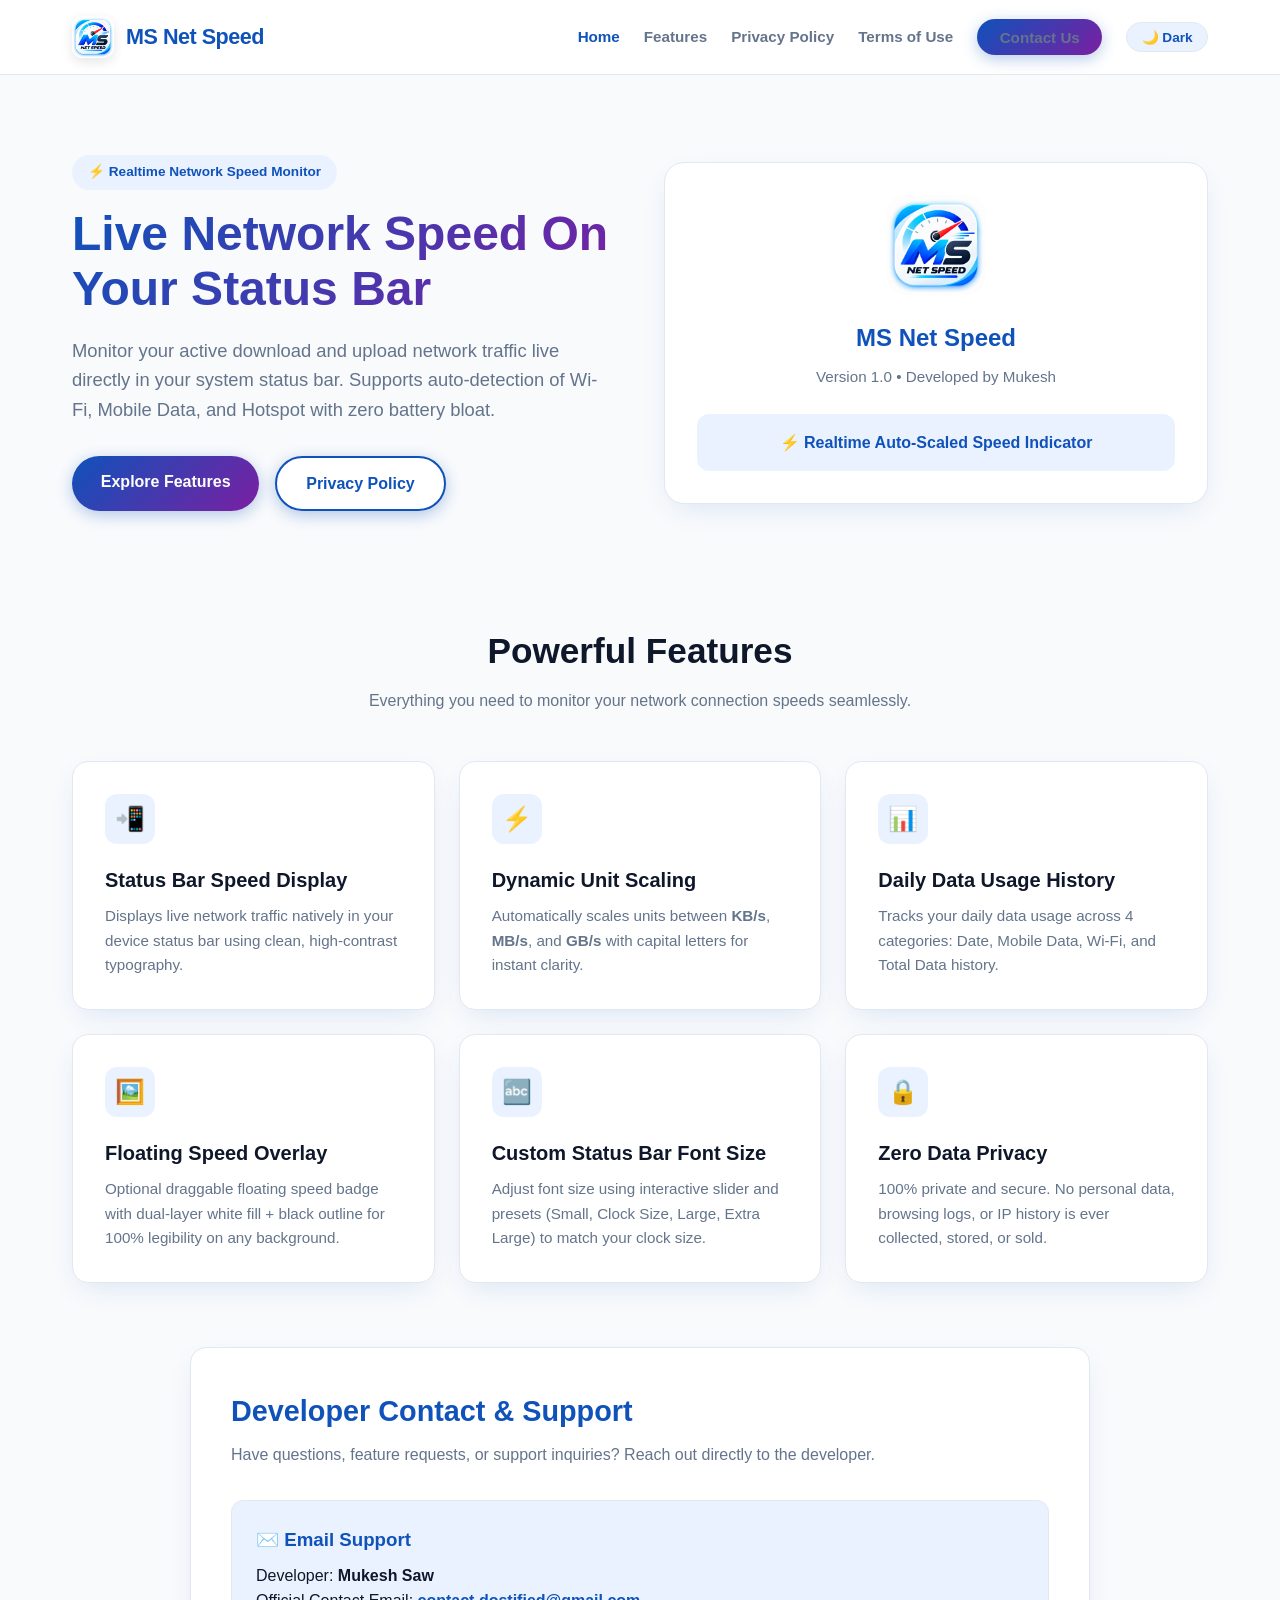
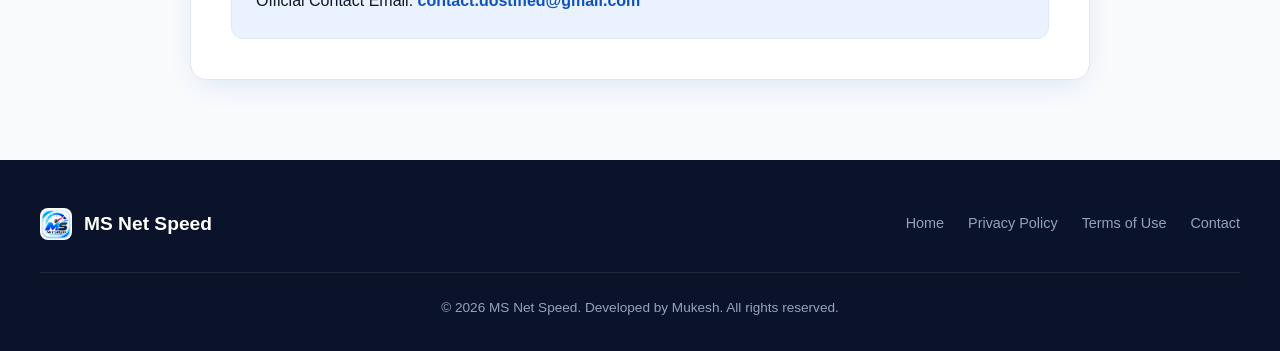
<file: index.html>
<!DOCTYPE html>
<html lang="en">
<head>
    <meta charset="UTF-8">
    <meta name="viewport" content="width=device-width, initial-scale=1.0">
    <title>MS Net Speed - Live Status Bar Speed Indicator</title>
    <link rel="icon" type="image/png" href="msnetspeed.png">
    <link rel="stylesheet" href="style.css">
</head>
<body>

    <!-- Header & Navigation -->
    <header>
        <div class="nav-container">
            <a href="index.html" class="brand">
                <img src="msnetspeed.png" alt="MS Net Speed Logo">
                <span>MS Net Speed</span>
            </a>
            <ul class="nav-links">
                <li><a href="index.html" class="active">Home</a></li>
                <li><a href="#features">Features</a></li>
                <li><a href="privacy-policy.html">Privacy Policy</a></li>
                <li><a href="terms-of-use.html">Terms of Use</a></li>
                <li><a href="#contact" class="btn-primary">Contact Us</a></li>
                <li><button id="theme-toggle" class="theme-toggle-btn">🌙 Dark</button></li>
            </ul>
        </div>
    </header>

    <!-- Hero Section -->
    <section class="hero">
        <div class="hero-text">
            <span class="badge-tag">⚡ Realtime Network Speed Monitor</span>
            <h1>Live Network Speed On Your Status Bar</h1>
            <p>Monitor your active download and upload network traffic live directly in your system status bar. Supports auto-detection of Wi-Fi, Mobile Data, and Hotspot with zero battery bloat.</p>
            <div style="display: flex; gap: 1rem; flex-wrap: wrap;">
                <a href="#features" class="btn-primary" style="padding: 0.8rem 1.8rem; font-size: 1rem;">Explore Features</a>
                <a href="privacy-policy.html" class="btn-primary" style="background: var(--bg-card); color: var(--primary); border: 2px solid var(--primary); padding: 0.8rem 1.8rem; font-size: 1rem;">Privacy Policy</a>
            </div>
        </div>
        <div class="hero-card" style="background: var(--bg-card); padding: 2rem; border-radius: 20px; box-shadow: var(--shadow); border: 1px solid var(--border-color); text-align: center;">
            <img src="msnetspeed.png" alt="App Icon" style="width: 100px; height: 100px; border-radius: 20px; margin-bottom: 1rem;">
            <h2 style="font-size: 1.5rem; color: var(--primary); margin-bottom: 0.5rem;">MS Net Speed</h2>
            <p style="color: var(--text-muted); font-size: 0.95rem; margin-bottom: 1.5rem;">Version 1.0 • Developed by Mukesh</p>
            <div style="background: var(--primary-light); padding: 1rem; border-radius: 12px; font-weight: 700; color: var(--primary);">
                ⚡ Realtime Auto-Scaled Speed Indicator
            </div>
        </div>
    </section>

    <!-- Features Section -->
    <section class="features-section" id="features">
        <h2 class="section-title">Powerful Features</h2>
        <p class="section-subtitle">Everything you need to monitor your network connection speeds seamlessly.</p>

        <div class="features-grid">
            <!-- Feature 1 -->
            <div class="feature-card">
                <div class="feature-icon">📲</div>
                <h3>Status Bar Speed Display</h3>
                <p>Displays live network traffic natively in your device status bar using clean, high-contrast typography.</p>
            </div>

            <!-- Feature 2 -->
            <div class="feature-card">
                <div class="feature-icon">⚡</div>
                <h3>Dynamic Unit Scaling</h3>
                <p>Automatically scales units between <strong>KB/s</strong>, <strong>MB/s</strong>, and <strong>GB/s</strong> with capital letters for instant clarity.</p>
            </div>

            <!-- Feature 3 -->
            <div class="feature-card">
                <div class="feature-icon">📊</div>
                <h3>Daily Data Usage History</h3>
                <p>Tracks your daily data usage across 4 categories: Date, Mobile Data, Wi-Fi, and Total Data history.</p>
            </div>

            <!-- Feature 4 -->
            <div class="feature-card">
                <div class="feature-icon">🖼️</div>
                <h3>Floating Speed Overlay</h3>
                <p>Optional draggable floating speed badge with dual-layer white fill + black outline for 100% legibility on any background.</p>
            </div>

            <!-- Feature 5 -->
            <div class="feature-card">
                <div class="feature-icon">🔤</div>
                <h3>Custom Status Bar Font Size</h3>
                <p>Adjust font size using interactive slider and presets (Small, Clock Size, Large, Extra Large) to match your clock size.</p>
            </div>

            <!-- Feature 6 -->
            <div class="feature-card">
                <div class="feature-icon">🔒</div>
                <h3>Zero Data Privacy</h3>
                <p>100% private and secure. No personal data, browsing logs, or IP history is ever collected, stored, or sold.</p>
            </div>
        </div>
    </section>

    <!-- Developer Contact Section -->
    <section class="page-container" id="contact" style="margin-top: 3rem;">
        <h2 style="font-size: 1.8rem; color: var(--primary); margin-bottom: 0.5rem;">Developer Contact & Support</h2>
        <p style="color: var(--text-muted); margin-bottom: 1.5rem;">Have questions, feature requests, or support inquiries? Reach out directly to the developer.</p>

        <div class="contact-box">
            <h3>✉️ Email Support</h3>
            <p>Developer: <strong>Mukesh Saw</strong></p>
            <p>Official Contact Email: <a href="mailto:contact.dostified@gmail.com">contact.dostified@gmail.com</a></p>
        </div>
    </section>

    <!-- Footer -->
    <footer>
        <div class="footer-container">
            <div class="footer-brand">
                <img src="msnetspeed.png" alt="MS Net Speed Logo">
                <span>MS Net Speed</span>
            </div>
            <div class="footer-links">
                <a href="index.html">Home</a>
                <a href="privacy-policy.html">Privacy Policy</a>
                <a href="terms-of-use.html">Terms of Use</a>
                <a href="mailto:contact.dostified@gmail.com">Contact</a>
            </div>
        </div>
        <div class="copyright">
            &copy; 2026 MS Net Speed. Developed by Mukesh. All rights reserved.
        </div>
    </footer>

    <script src="theme.js"></script>
</body>
</html>
</file>
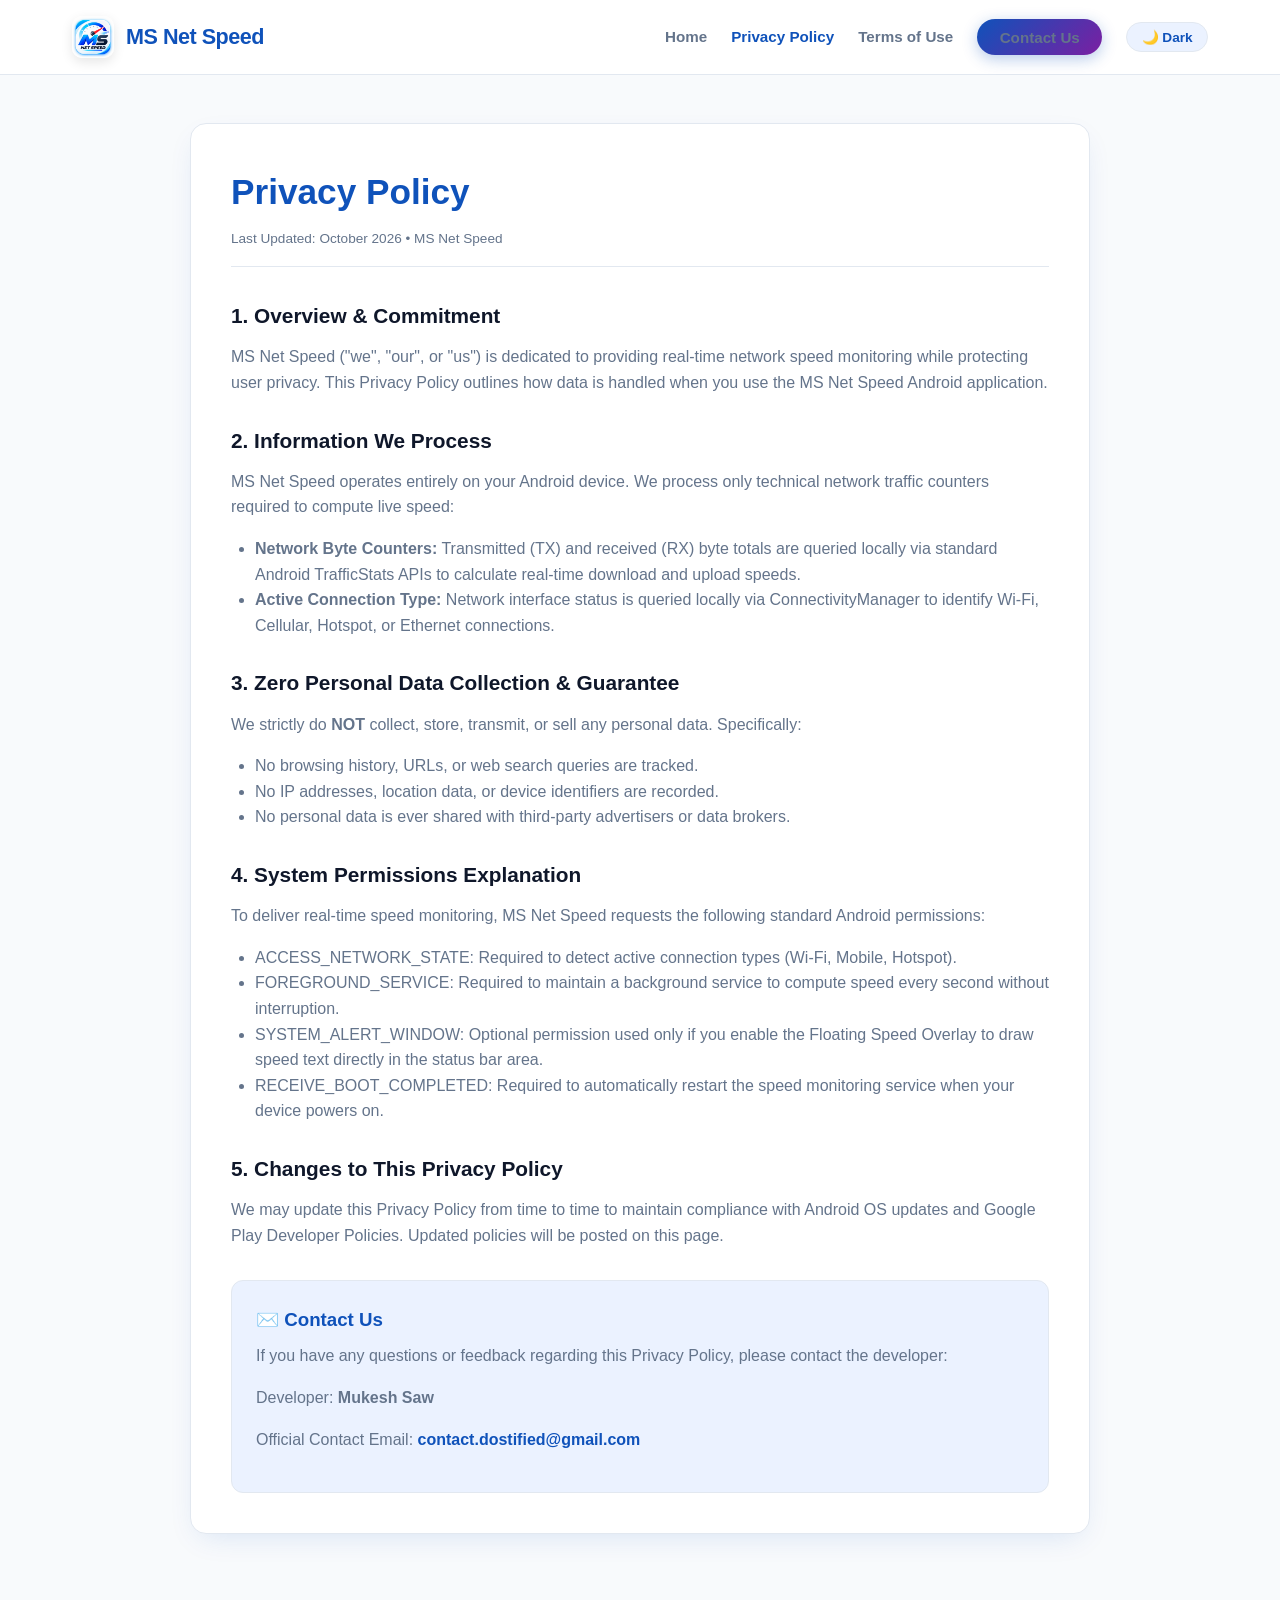
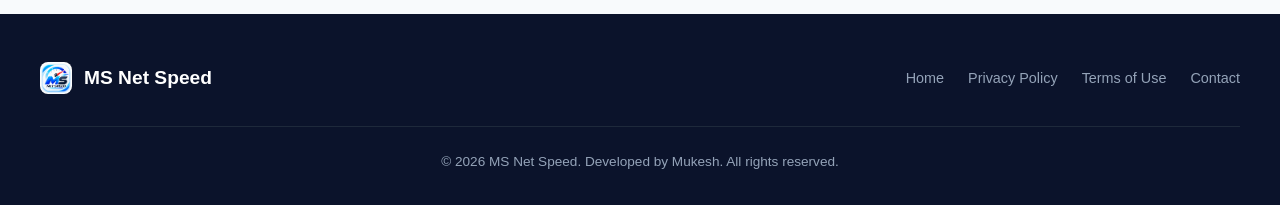
<file: privacy-policy.html>
<!DOCTYPE html>
<html lang="en">
<head>
    <meta charset="UTF-8">
    <meta name="viewport" content="width=device-width, initial-scale=1.0">
    <title>Privacy Policy - MS Net Speed</title>
    <link rel="icon" type="image/png" href="msnetspeed.png">
    <link rel="stylesheet" href="style.css">
</head>
<body>

    <!-- Header & Navigation -->
    <header>
        <div class="nav-container">
            <a href="index.html" class="brand">
                <img src="msnetspeed.png" alt="MS Net Speed Logo">
                <span>MS Net Speed</span>
            </a>
            <ul class="nav-links">
                <li><a href="index.html">Home</a></li>
                <li><a href="privacy-policy.html" class="active">Privacy Policy</a></li>
                <li><a href="terms-of-use.html">Terms of Use</a></li>
                <li><a href="mailto:contact.dostified@gmail.com" class="btn-primary">Contact Us</a></li>
                <li><button id="theme-toggle" class="theme-toggle-btn">🌙 Dark</button></li>
            </ul>
        </div>
    </header>

    <!-- Main Legal Content Container -->
    <main class="page-container">
        <h1>Privacy Policy</h1>
        <p class="last-updated">Last Updated: October 2026 • MS Net Speed</p>

        <div class="legal-content">
            <h2>1. Overview & Commitment</h2>
            <p>MS Net Speed ("we", "our", or "us") is dedicated to providing real-time network speed monitoring while protecting user privacy. This Privacy Policy outlines how data is handled when you use the MS Net Speed Android application.</p>

            <h2>2. Information We Process</h2>
            <p>MS Net Speed operates entirely on your Android device. We process only technical network traffic counters required to compute live speed:</p>
            <ul>
                <li><strong>Network Byte Counters:</strong> Transmitted (TX) and received (RX) byte totals are queried locally via standard Android <code>TrafficStats</code> APIs to calculate real-time download and upload speeds.</li>
                <li><strong>Active Connection Type:</strong> Network interface status is queried locally via <code>ConnectivityManager</code> to identify Wi-Fi, Cellular, Hotspot, or Ethernet connections.</li>
            </ul>

            <h2>3. Zero Personal Data Collection & Guarantee</h2>
            <p>We strictly do <strong>NOT</strong> collect, store, transmit, or sell any personal data. Specifically:</p>
            <ul>
                <li>No browsing history, URLs, or web search queries are tracked.</li>
                <li>No IP addresses, location data, or device identifiers are recorded.</li>
                <li>No personal data is ever shared with third-party advertisers or data brokers.</li>
            </ul>

            <h2>4. System Permissions Explanation</h2>
            <p>To deliver real-time speed monitoring, MS Net Speed requests the following standard Android permissions:</p>
            <ul>
                <li><code>ACCESS_NETWORK_STATE</code>: Required to detect active connection types (Wi-Fi, Mobile, Hotspot).</li>
                <li><code>FOREGROUND_SERVICE</code>: Required to maintain a background service to compute speed every second without interruption.</li>
                <li><code>SYSTEM_ALERT_WINDOW</code>: Optional permission used only if you enable the Floating Speed Overlay to draw speed text directly in the status bar area.</li>
                <li><code>RECEIVE_BOOT_COMPLETED</code>: Required to automatically restart the speed monitoring service when your device powers on.</li>
            </ul>

            <h2>5. Changes to This Privacy Policy</h2>
            <p>We may update this Privacy Policy from time to time to maintain compliance with Android OS updates and Google Play Developer Policies. Updated policies will be posted on this page.</p>

            <div class="contact-box">
                <h3>✉️ Contact Us</h3>
                <p>If you have any questions or feedback regarding this Privacy Policy, please contact the developer:</p>
                <p>Developer: <strong>Mukesh Saw</strong></p>
                <p>Official Contact Email: <a href="mailto:contact.dostified@gmail.com">contact.dostified@gmail.com</a></p>
            </div>
        </div>
    </main>

    <!-- Footer -->
    <footer>
        <div class="footer-container">
            <div class="footer-brand">
                <img src="msnetspeed.png" alt="MS Net Speed Logo">
                <span>MS Net Speed</span>
            </div>
            <div class="footer-links">
                <a href="index.html">Home</a>
                <a href="privacy-policy.html">Privacy Policy</a>
                <a href="terms-of-use.html">Terms of Use</a>
                <a href="mailto:contact.dostified@gmail.com">Contact</a>
            </div>
        </div>
        <div class="copyright">
            &copy; 2026 MS Net Speed. Developed by Mukesh. All rights reserved.
        </div>
    </footer>

    <script src="theme.js"></script>
</body>
</html>
</file>
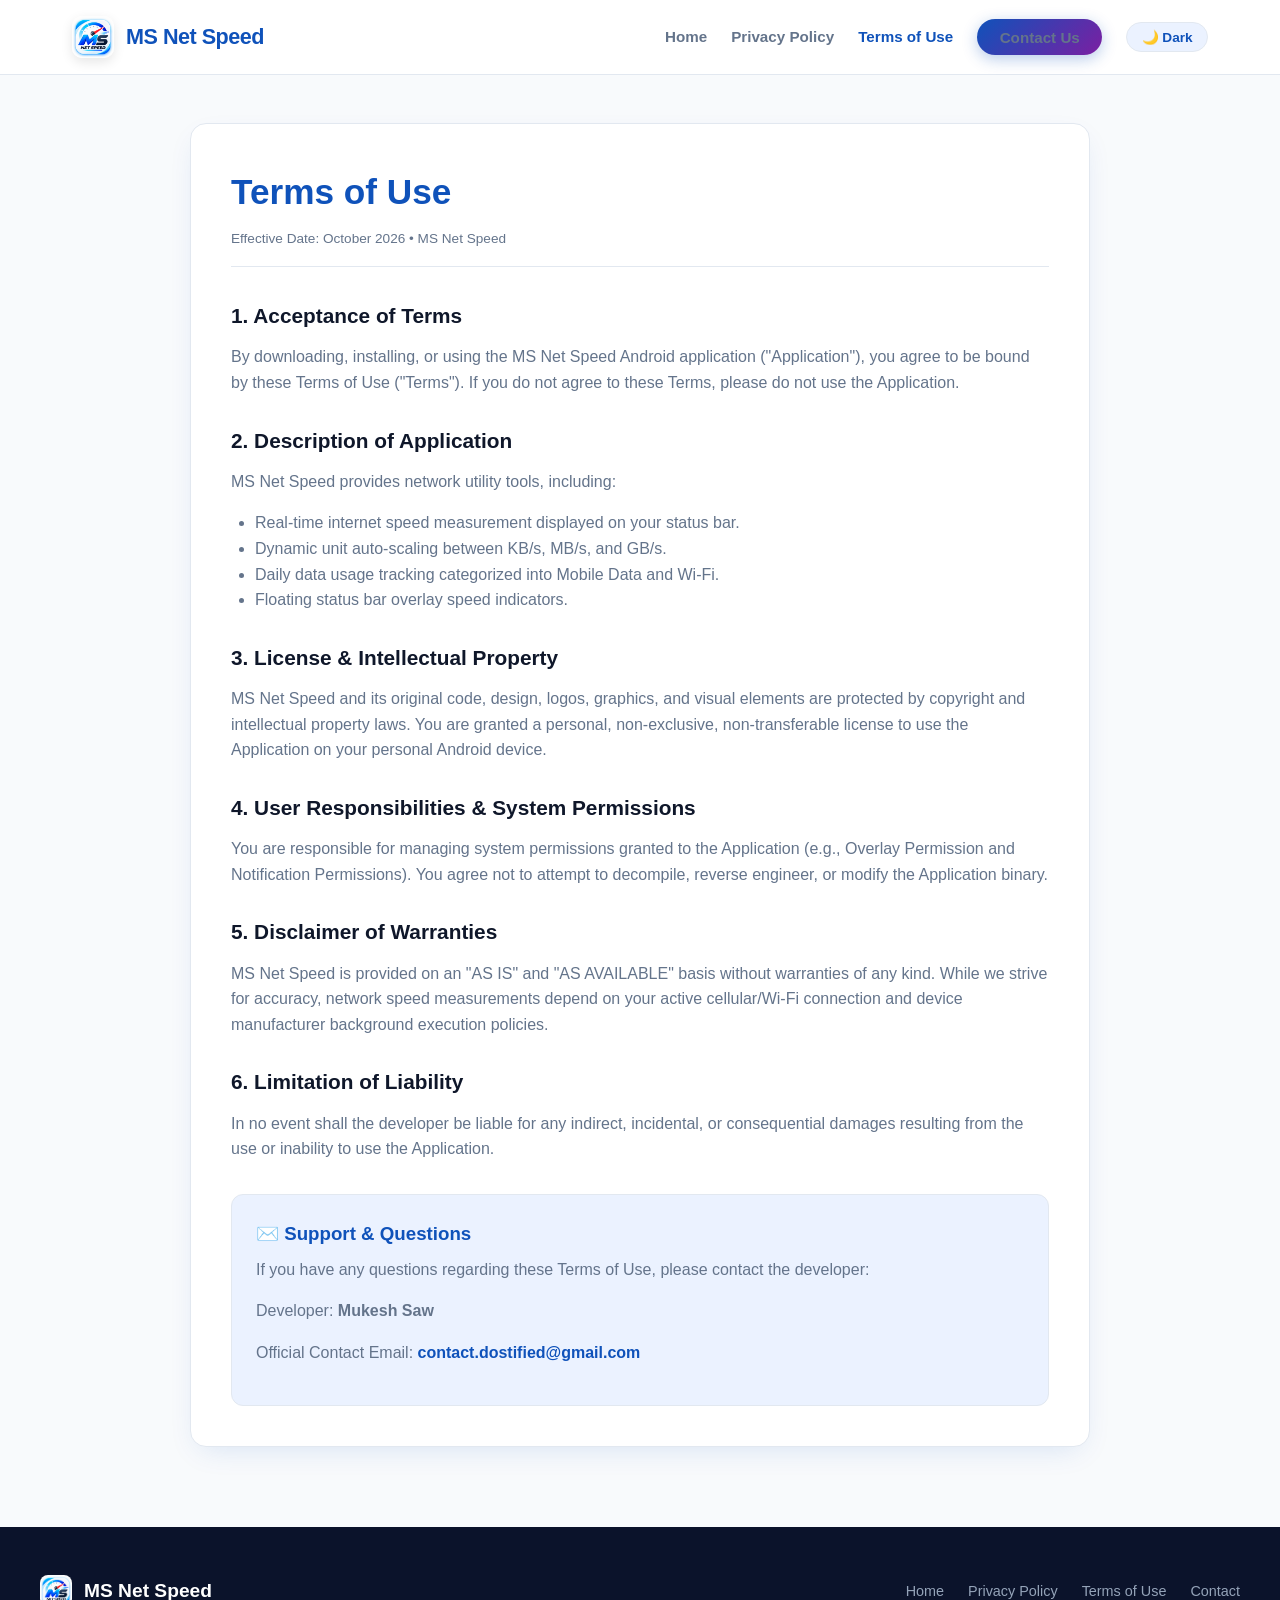
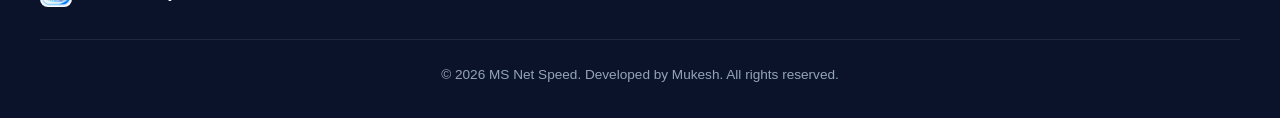
<file: terms-of-use.html>
<!DOCTYPE html>
<html lang="en">
<head>
    <meta charset="UTF-8">
    <meta name="viewport" content="width=device-width, initial-scale=1.0">
    <title>Terms of Use - MS Net Speed</title>
    <link rel="icon" type="image/png" href="msnetspeed.png">
    <link rel="stylesheet" href="style.css">
</head>
<body>

    <!-- Header & Navigation -->
    <header>
        <div class="nav-container">
            <a href="index.html" class="brand">
                <img src="msnetspeed.png" alt="MS Net Speed Logo">
                <span>MS Net Speed</span>
            </a>
            <ul class="nav-links">
                <li><a href="index.html">Home</a></li>
                <li><a href="privacy-policy.html">Privacy Policy</a></li>
                <li><a href="terms-of-use.html" class="active">Terms of Use</a></li>
                <li><a href="mailto:contact.dostified@gmail.com" class="btn-primary">Contact Us</a></li>
                <li><button id="theme-toggle" class="theme-toggle-btn">🌙 Dark</button></li>
            </ul>
        </div>
    </header>

    <!-- Main Legal Content Container -->
    <main class="page-container">
        <h1>Terms of Use</h1>
        <p class="last-updated">Effective Date: October 2026 • MS Net Speed</p>

        <div class="legal-content">
            <h2>1. Acceptance of Terms</h2>
            <p>By downloading, installing, or using the MS Net Speed Android application ("Application"), you agree to be bound by these Terms of Use ("Terms"). If you do not agree to these Terms, please do not use the Application.</p>

            <h2>2. Description of Application</h2>
            <p>MS Net Speed provides network utility tools, including:</p>
            <ul>
                <li>Real-time internet speed measurement displayed on your status bar.</li>
                <li>Dynamic unit auto-scaling between KB/s, MB/s, and GB/s.</li>
                <li>Daily data usage tracking categorized into Mobile Data and Wi-Fi.</li>
                <li>Floating status bar overlay speed indicators.</li>
            </ul>

            <h2>3. License & Intellectual Property</h2>
            <p>MS Net Speed and its original code, design, logos, graphics, and visual elements are protected by copyright and intellectual property laws. You are granted a personal, non-exclusive, non-transferable license to use the Application on your personal Android device.</p>

            <h2>4. User Responsibilities & System Permissions</h2>
            <p>You are responsible for managing system permissions granted to the Application (e.g., Overlay Permission and Notification Permissions). You agree not to attempt to decompile, reverse engineer, or modify the Application binary.</p>

            <h2>5. Disclaimer of Warranties</h2>
            <p>MS Net Speed is provided on an "AS IS" and "AS AVAILABLE" basis without warranties of any kind. While we strive for accuracy, network speed measurements depend on your active cellular/Wi-Fi connection and device manufacturer background execution policies.</p>

            <h2>6. Limitation of Liability</h2>
            <p>In no event shall the developer be liable for any indirect, incidental, or consequential damages resulting from the use or inability to use the Application.</p>

            <div class="contact-box">
                <h3>✉️ Support & Questions</h3>
                <p>If you have any questions regarding these Terms of Use, please contact the developer:</p>
                <p>Developer: <strong>Mukesh Saw</strong></p>
                <p>Official Contact Email: <a href="mailto:contact.dostified@gmail.com">contact.dostified@gmail.com</a></p>
            </div>
        </div>
    </main>

    <!-- Footer -->
    <footer>
        <div class="footer-container">
            <div class="footer-brand">
                <img src="msnetspeed.png" alt="MS Net Speed Logo">
                <span>MS Net Speed</span>
            </div>
            <div class="footer-links">
                <a href="index.html">Home</a>
                <a href="privacy-policy.html">Privacy Policy</a>
                <a href="terms-of-use.html">Terms of Use</a>
                <a href="mailto:contact.dostified@gmail.com">Contact</a>
            </div>
        </div>
        <div class="copyright">
            &copy; 2026 MS Net Speed. Developed by Mukesh. All rights reserved.
        </div>
    </footer>

    <script src="theme.js"></script>
</body>
</html>
</file>
<file: style.css>
/* MS Net Speed - Professional Website Theme */
:root {
    --primary: #0F52BA;
    --primary-dark: #0A3C8A;
    --primary-light: #EBF2FF;
    --accent-purple: #7B1FA2;
    --text-main: #0F172A;
    --text-muted: #64748B;
    --bg-light: #F8FAFC;
    --bg-card: #FFFFFF;
    --border-color: #E2E8F0;
    --header-bg: rgba(255, 255, 255, 0.9);
    --radius: 16px;
    --shadow: 0 10px 30px -10px rgba(15, 82, 186, 0.15);
}

/* Dark Theme - Matching msnetspeed.png Electric Neon Speed Gauge Vibe */
body.dark-theme {
    --primary: #00E5FF;
    --primary-dark: #00B0FF;
    --primary-light: rgba(0, 229, 255, 0.12);
    --accent-purple: #D500F9;
    --text-main: #F8FAFC;
    --text-muted: #94A3B8;
    --bg-light: #0B132B;
    --bg-card: #1C2541;
    --border-color: #2A365C;
    --header-bg: rgba(11, 19, 43, 0.9);
    --shadow: 0 10px 35px -10px rgba(0, 229, 255, 0.2);
}

* {
    margin: 0;
    padding: 0;
    box-sizing: border-box;
    font-family: -apple-system, BlinkMacSystemFont, "Segoe UI", Roboto, Helvetica, Arial, sans-serif;
}

body {
    background-color: var(--bg-light);
    color: var(--text-main);
    line-height: 1.6;
    transition: background-color 0.3s, color 0.3s;
}

/* Header & Navigation */
header {
    background: var(--header-bg);
    backdrop-filter: blur(12px);
    border-bottom: 1px solid var(--border-color);
    position: sticky;
    top: 0;
    z-index: 1000;
    transition: background 0.3s, border-color 0.3s;
}

.nav-container {
    max-width: 1200px;
    margin: 0 auto;
    padding: 1rem 2rem;
    display: flex;
    justify-content: space-between;
    align-items: center;
}

.brand {
    display: flex;
    align-items: center;
    gap: 0.75rem;
    text-decoration: none;
    color: var(--text-main);
}

.brand img {
    width: 42px;
    height: 42px;
    border-radius: 10px;
    box-shadow: 0 4px 12px rgba(0,0,0,0.1);
}

.brand span {
    font-size: 1.35rem;
    font-weight: 800;
    color: var(--primary);
    letter-spacing: -0.5px;
}

.nav-links {
    display: flex;
    gap: 1.5rem;
    align-items: center;
    list-style: none;
}

.nav-links a {
    text-decoration: none;
    color: var(--text-muted);
    font-weight: 600;
    font-size: 0.95rem;
    transition: color 0.2s;
}

.nav-links a:hover, .nav-links a.active {
    color: var(--primary);
}

/* Theme Toggle Button at Top Right Edge */
.theme-toggle-btn {
    background: var(--primary-light);
    color: var(--primary);
    border: 1px solid var(--border-color);
    padding: 0.4rem 0.9rem;
    border-radius: 20px;
    font-weight: 700;
    font-size: 0.85rem;
    cursor: pointer;
    transition: all 0.2s;
    display: flex;
    align-items: center;
    gap: 0.4rem;
}

.theme-toggle-btn:hover {
    transform: scale(1.05);
    background: var(--primary);
    color: #fff;
}

.btn-primary {
    background: linear-gradient(135deg, var(--primary), var(--accent-purple));
    color: #fff;
    padding: 0.6rem 1.4rem;
    border-radius: 30px;
    text-decoration: none;
    font-weight: 700;
    font-size: 0.9rem;
    box-shadow: 0 4px 15px rgba(15, 82, 186, 0.3);
    transition: transform 0.2s, box-shadow 0.2s;
}

.btn-primary:hover {
    transform: translateY(-2px);
    box-shadow: 0 6px 20px rgba(15, 82, 186, 0.4);
}

/* Hero Section */
.hero {
    max-width: 1200px;
    margin: 0 auto;
    padding: 5rem 2rem 3rem;
    display: grid;
    grid-template-columns: 1fr 1fr;
    gap: 3rem;
    align-items: center;
}

.hero-text h1 {
    font-size: 3rem;
    line-height: 1.15;
    font-weight: 900;
    margin-bottom: 1.25rem;
    background: linear-gradient(135deg, var(--primary), var(--accent-purple));
    -webkit-background-clip: text;
    -webkit-text-fill-color: transparent;
}

.hero-text p {
    font-size: 1.15rem;
    color: var(--text-muted);
    margin-bottom: 2rem;
}

.badge-tag {
    display: inline-block;
    background: var(--primary-light);
    color: var(--primary);
    padding: 0.4rem 1rem;
    border-radius: 20px;
    font-size: 0.85rem;
    font-weight: 700;
    margin-bottom: 1rem;
}

/* Feature Cards Grid */
.features-section {
    max-width: 1200px;
    margin: 4rem auto;
    padding: 0 2rem;
}

.section-title {
    text-align: center;
    font-size: 2.2rem;
    font-weight: 800;
    margin-bottom: 0.5rem;
}

.section-subtitle {
    text-align: center;
    color: var(--text-muted);
    margin-bottom: 3rem;
}

.features-grid {
    display: grid;
    grid-template-columns: repeat(auto-fit, minmax(320px, 1fr));
    gap: 1.5rem;
}

.feature-card {
    background: var(--bg-card);
    border: 1px solid var(--border-color);
    border-radius: var(--radius);
    padding: 2rem;
    box-shadow: var(--shadow);
    transition: transform 0.2s, background-color 0.3s, border-color 0.3s;
}

.feature-card:hover {
    transform: translateY(-4px);
}

.feature-icon {
    width: 50px;
    height: 50px;
    border-radius: 12px;
    background: var(--primary-light);
    color: var(--primary);
    display: flex;
    align-items: center;
    justify-content: center;
    font-size: 1.5rem;
    margin-bottom: 1.25rem;
}

.feature-card h3 {
    font-size: 1.25rem;
    font-weight: 700;
    margin-bottom: 0.5rem;
}

.feature-card p {
    color: var(--text-muted);
    font-size: 0.95rem;
}

/* Legal Content Page Container */
.page-container {
    max-width: 900px;
    margin: 3rem auto;
    padding: 2.5rem;
    background: var(--bg-card);
    border-radius: var(--radius);
    border: 1px solid var(--border-color);
    box-shadow: var(--shadow);
    transition: background-color 0.3s, border-color 0.3s;
}

.page-container h1 {
    font-size: 2.2rem;
    font-weight: 800;
    margin-bottom: 0.5rem;
    color: var(--primary);
}

.last-updated {
    font-size: 0.85rem;
    color: var(--text-muted);
    margin-bottom: 2rem;
    padding-bottom: 1rem;
    border-bottom: 1px solid var(--border-color);
}

.legal-content h2 {
    font-size: 1.3rem;
    font-weight: 700;
    margin: 1.75rem 0 0.75rem;
    color: var(--text-main);
}

.legal-content p, .legal-content ul {
    color: var(--text-muted);
    font-size: 1rem;
    margin-bottom: 1rem;
}

.legal-content ul {
    padding-left: 1.5rem;
}

.contact-box {
    background: var(--primary-light);
    border-radius: 12px;
    padding: 1.5rem;
    margin-top: 2rem;
    border: 1px solid var(--border-color);
}

.contact-box h3 {
    color: var(--primary);
    margin-bottom: 0.5rem;
}

.contact-box a {
    color: var(--primary);
    font-weight: 700;
    text-decoration: none;
}

/* Footer */
footer {
    background: #0B132B;
    color: #94A3B8;
    padding: 3rem 2rem 2rem;
    margin-top: 5rem;
}

.footer-container {
    max-width: 1200px;
    margin: 0 auto;
    display: flex;
    justify-content: space-between;
    align-items: center;
    flex-wrap: wrap;
    gap: 1.5rem;
    padding-bottom: 2rem;
    border-bottom: 1px solid #1E293B;
}

.footer-brand {
    display: flex;
    align-items: center;
    gap: 0.75rem;
    color: #FFF;
    font-weight: 700;
    font-size: 1.2rem;
}

.footer-brand img {
    width: 32px;
    height: 32px;
    border-radius: 8px;
}

.footer-links {
    display: flex;
    gap: 1.5rem;
}

.footer-links a {
    color: #94A3B8;
    text-decoration: none;
    font-size: 0.9rem;
}

.footer-links a:hover {
    color: #FFF;
}

.copyright {
    text-align: center;
    padding-top: 1.5rem;
    font-size: 0.85rem;
}

@media (max-width: 768px) {
    .hero {
        grid-template-columns: 1fr;
        text-align: center;
    }
    .hero-text h1 {
        font-size: 2.2rem;
    }
    .nav-container {
        flex-direction: column;
        gap: 1rem;
    }
    .footer-container {
        flex-direction: column;
        text-align: center;
    }
}
</file>
